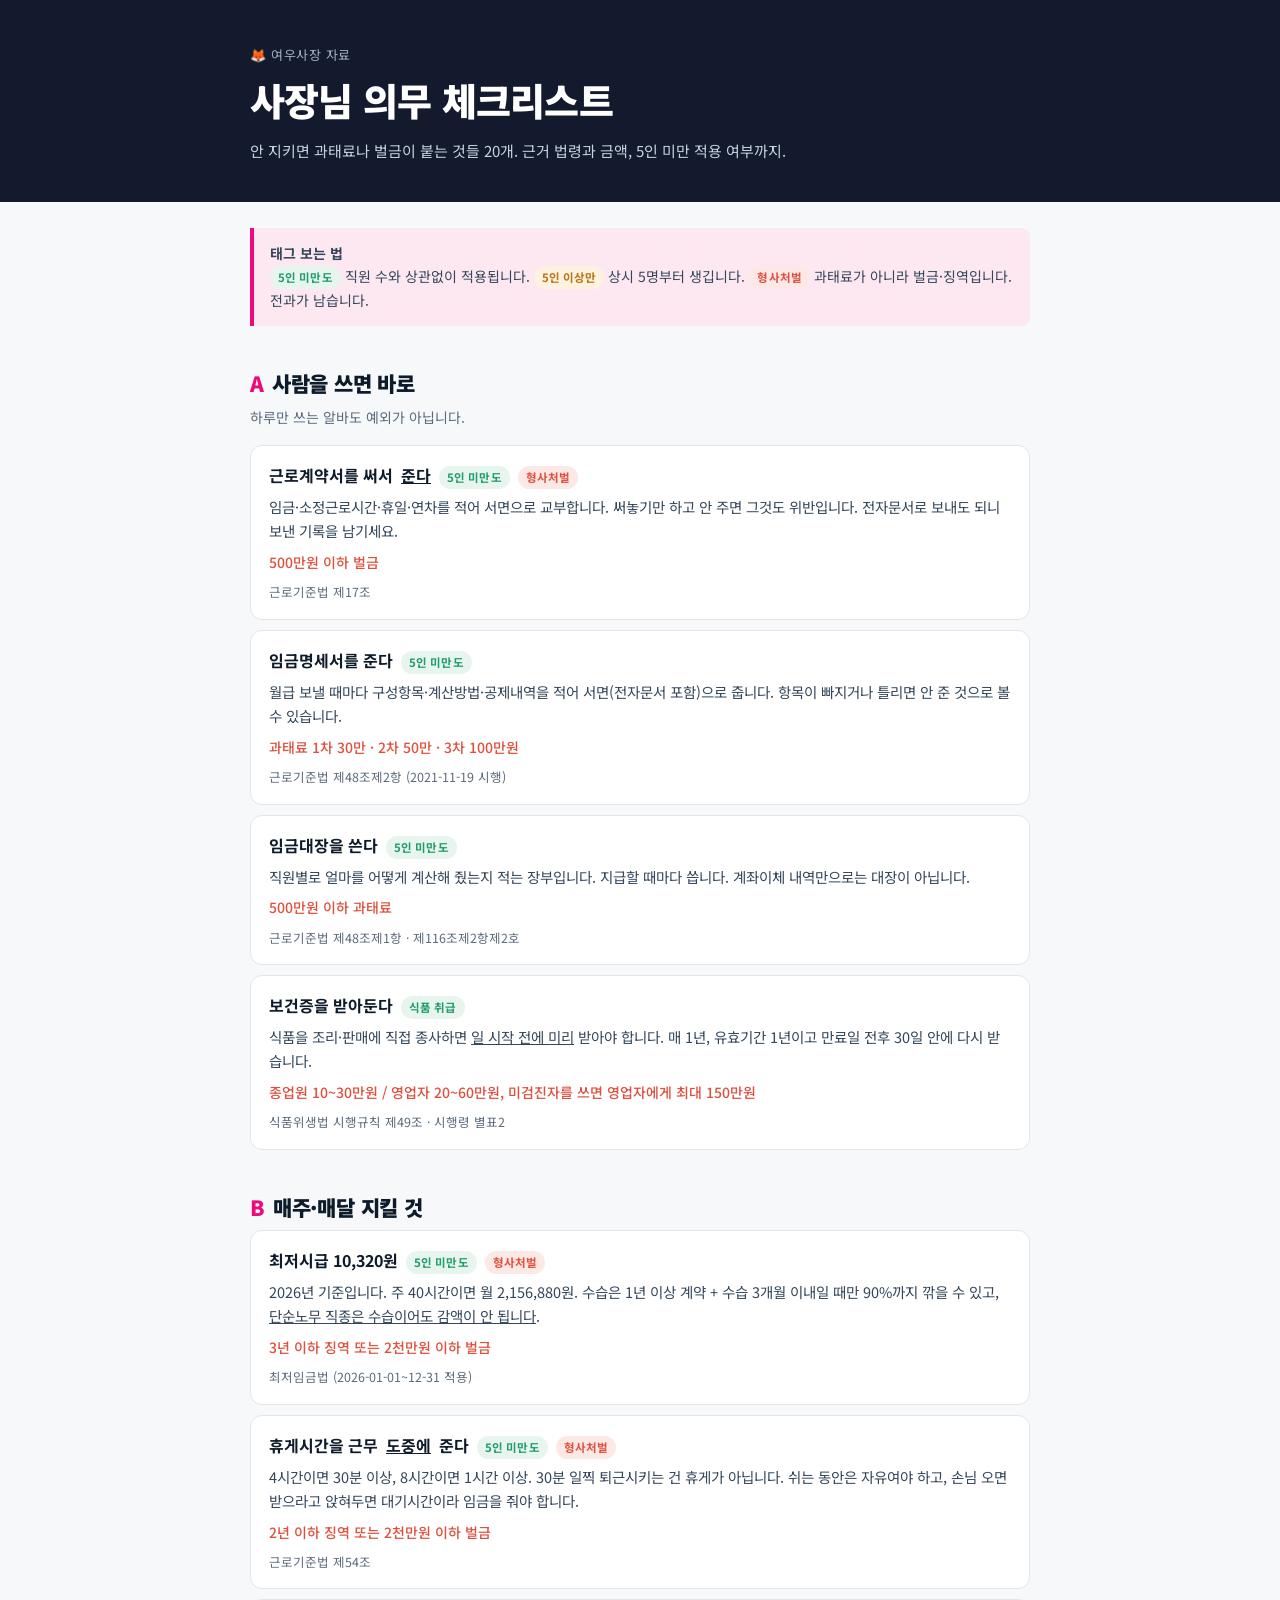
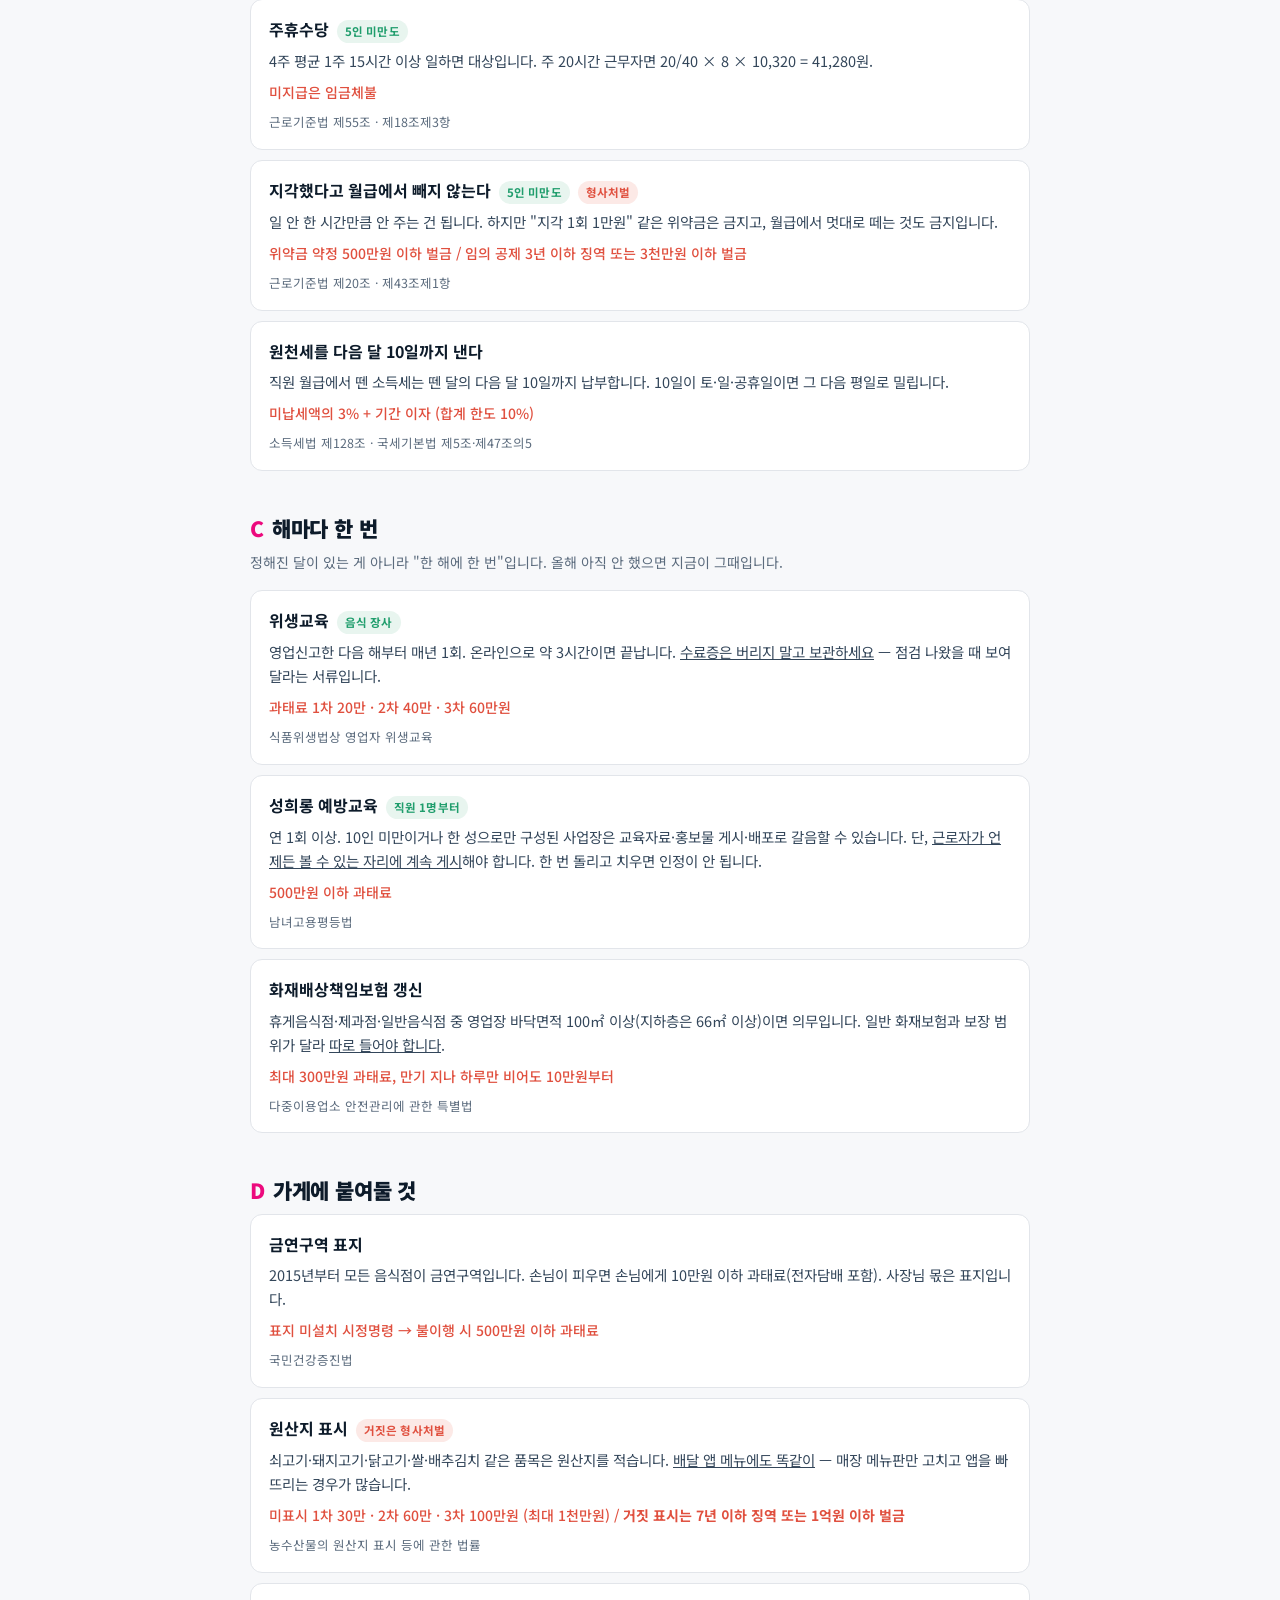
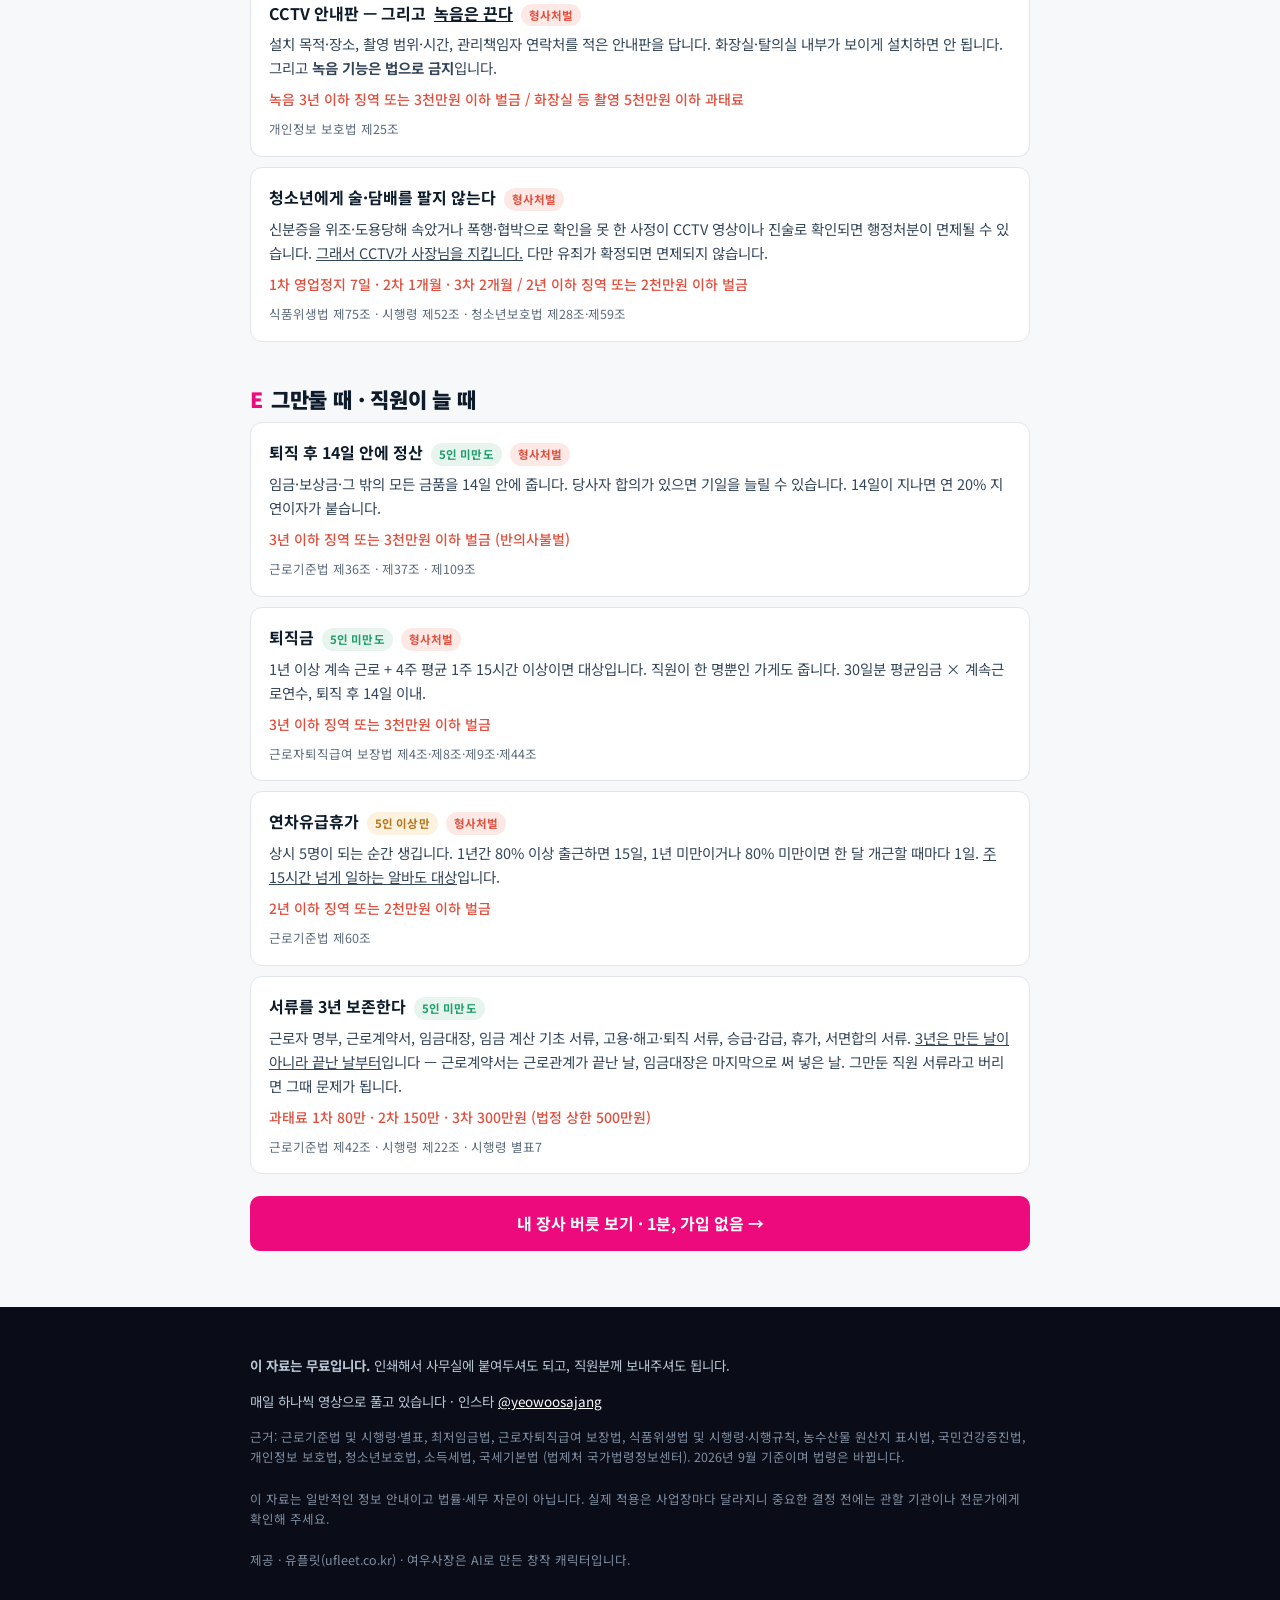
<file: fox/index.html>
<!doctype html>
<html lang="ko">
<head>
<meta charset="UTF-8" />
<meta name="viewport" content="width=device-width, initial-scale=1" />
<title>사장님 의무 체크리스트 — 안 하면 과태료 나오는 것들 | 여우사장</title>
<meta name="description" content="직원 쓰는 가게가 안 지키면 과태료·벌금이 붙는 항목 20개를 근거 법령과 금액까지 한 장에 모았습니다. 5인 미만 적용 여부도 표시했습니다." />
<meta property="og:title" content="사장님 의무 체크리스트 — 안 하면 과태료 나오는 것들" />
<meta property="og:description" content="근로계약서부터 CCTV 녹음까지 20개. 근거 법령과 과태료 금액, 5인 미만 적용 여부까지." />
<meta property="og:type" content="website" />
<meta name="theme-color" content="#141a2e" />
<link rel="icon" href="data:image/svg+xml,%3Csvg xmlns='http://www.w3.org/2000/svg' viewBox='0 0 64 64'%3E%3Crect width='64' height='64' rx='16' fill='%23141a2e'/%3E%3Ctext x='32' y='44' font-size='34' text-anchor='middle'%3E🦊%3C/text%3E%3C/svg%3E" />
<link rel="preconnect" href="https://fonts.googleapis.com" />
<link href="https://fonts.googleapis.com/css2?family=Noto+Sans+KR:wght@400;500;700;900&display=swap" rel="stylesheet" />
<style>
  :root{
    --accent:#ec0a7d; --accent-50:#fde8f1;
    --navy:#141a2e; --navy-deep:#0a0d18;
    --ink:#0d1b2a; --ink-soft:#33465a; --sub:#5b6b7d;
    --paper:#f7f8fa; --paper-2:#f0f1f4; --white:#fff;
    --line:#e2e5ea;
    --amber:#f2a93c; --green:#1f9d6c; --red:#e0503f;
  }
  *{box-sizing:border-box}
  body{margin:0;font-family:'Noto Sans KR',system-ui,sans-serif;color:var(--ink);background:var(--paper);line-height:1.65;-webkit-text-size-adjust:100%}
  .wrap{max-width:820px;margin:0 auto;padding:0 20px}

  header.top{background:var(--navy);color:#fff;padding:44px 0 38px}
  header.top .eyebrow{font-size:13px;letter-spacing:.04em;color:#9fb0c4;margin:0 0 10px}
  header.top h1{margin:0 0 14px;font-size:30px;line-height:1.3;font-weight:900;letter-spacing:-.02em}
  header.top p{margin:0;color:#c6d2df;font-size:15px}
  @media(min-width:640px){header.top h1{font-size:38px}}

  .note{background:var(--accent-50);border-left:4px solid var(--accent);padding:14px 16px;margin:26px 0;font-size:14px;color:var(--ink-soft);border-radius:0 8px 8px 0}

  h2{margin:40px 0 6px;font-size:21px;font-weight:900;letter-spacing:-.01em}
  h2 .n{color:var(--accent);margin-right:8px}
  .h2sub{margin:0 0 16px;color:var(--sub);font-size:14px}

  ul.items{list-style:none;margin:0;padding:0}
  li.item{background:#fff;border:1px solid var(--line);border-radius:12px;padding:16px 18px;margin-bottom:10px}
  li.item .ttl{display:flex;flex-wrap:wrap;align-items:baseline;gap:8px;font-weight:700;font-size:16px;margin-bottom:6px}
  li.item .what{margin:0 0 8px;color:var(--ink-soft);font-size:14.5px}
  li.item .pen{margin:0;font-size:14px;color:var(--red);font-weight:500}
  li.item .law{margin:8px 0 0;font-size:12.5px;color:var(--sub)}

  .tag{display:inline-block;font-size:11.5px;font-weight:700;padding:2px 8px;border-radius:999px;letter-spacing:.01em;white-space:nowrap}
  .tag.all{background:#e8f5ef;color:var(--green)}
  .tag.five{background:#fdf1e0;color:#b97516}
  .tag.crime{background:#fce9e6;color:var(--red)}

  .foot{background:var(--navy-deep);color:#b9c5d3;margin-top:56px;padding:34px 0 40px;font-size:13.5px}
  .foot a{color:#fff}
  .foot .src{color:#7f8da0;font-size:12.5px;margin-top:14px}
  .cta{display:block;background:var(--accent);color:#fff;text-decoration:none;font-weight:700;text-align:center;padding:14px 18px;border-radius:10px;margin:22px 0 6px}

  @media print{
    body{background:#fff}
    header.top{background:#fff;color:#000;padding:0 0 12px;border-bottom:2px solid #000}
    header.top h1{font-size:22px} header.top p,header.top .eyebrow{color:#444}
    .note,.cta{display:none}
    li.item{break-inside:avoid;border:1px solid #bbb;margin-bottom:6px;padding:10px 12px}
    .foot{background:#fff;color:#333;margin-top:20px;padding:12px 0 0;border-top:1px solid #bbb}
    h2{margin:18px 0 4px}
  }
</style>
</head>
<body>

<header class="top">
  <div class="wrap">
    <p class="eyebrow">🦊 여우사장 자료</p>
    <h1>사장님 의무 체크리스트</h1>
    <p>안 지키면 과태료나 벌금이 붙는 것들 20개. 근거 법령과 금액, 5인 미만 적용 여부까지.</p>
  </div>
</header>

<main class="wrap">

  <div class="note">
    <strong>태그 보는 법</strong><br />
    <span class="tag all">5인 미만도</span> 직원 수와 상관없이 적용됩니다.
    <span class="tag five">5인 이상만</span> 상시 5명부터 생깁니다.
    <span class="tag crime">형사처벌</span> 과태료가 아니라 벌금·징역입니다. 전과가 남습니다.
  </div>

  <h2><span class="n">A</span>사람을 쓰면 바로</h2>
  <p class="h2sub">하루만 쓰는 알바도 예외가 아닙니다.</p>
  <ul class="items">
    <li class="item">
      <div class="ttl">근로계약서를 써서 <u>준다</u> <span class="tag all">5인 미만도</span> <span class="tag crime">형사처벌</span></div>
      <p class="what">임금·소정근로시간·휴일·연차를 적어 서면으로 교부합니다. 써놓기만 하고 안 주면 그것도 위반입니다. 전자문서로 보내도 되니 보낸 기록을 남기세요.</p>
      <p class="pen">500만원 이하 벌금</p>
      <p class="law">근로기준법 제17조</p>
    </li>
    <li class="item">
      <div class="ttl">임금명세서를 준다 <span class="tag all">5인 미만도</span></div>
      <p class="what">월급 보낼 때마다 구성항목·계산방법·공제내역을 적어 서면(전자문서 포함)으로 줍니다. 항목이 빠지거나 틀리면 안 준 것으로 볼 수 있습니다.</p>
      <p class="pen">과태료 1차 30만 · 2차 50만 · 3차 100만원</p>
      <p class="law">근로기준법 제48조제2항 (2021-11-19 시행)</p>
    </li>
    <li class="item">
      <div class="ttl">임금대장을 쓴다 <span class="tag all">5인 미만도</span></div>
      <p class="what">직원별로 얼마를 어떻게 계산해 줬는지 적는 장부입니다. 지급할 때마다 씁니다. 계좌이체 내역만으로는 대장이 아닙니다.</p>
      <p class="pen">500만원 이하 과태료</p>
      <p class="law">근로기준법 제48조제1항 · 제116조제2항제2호</p>
    </li>
    <li class="item">
      <div class="ttl">보건증을 받아둔다 <span class="tag all">식품 취급</span></div>
      <p class="what">식품을 조리·판매에 직접 종사하면 <u>일 시작 전에 미리</u> 받아야 합니다. 매 1년, 유효기간 1년이고 만료일 전후 30일 안에 다시 받습니다.</p>
      <p class="pen">종업원 10~30만원 / 영업자 20~60만원, 미검진자를 쓰면 영업자에게 최대 150만원</p>
      <p class="law">식품위생법 시행규칙 제49조 · 시행령 별표2</p>
    </li>
  </ul>

  <h2><span class="n">B</span>매주·매달 지킬 것</h2>
  <ul class="items">
    <li class="item">
      <div class="ttl">최저시급 10,320원 <span class="tag all">5인 미만도</span> <span class="tag crime">형사처벌</span></div>
      <p class="what">2026년 기준입니다. 주 40시간이면 월 2,156,880원. 수습은 1년 이상 계약 + 수습 3개월 이내일 때만 90%까지 깎을 수 있고, <u>단순노무 직종은 수습이어도 감액이 안 됩니다</u>.</p>
      <p class="pen">3년 이하 징역 또는 2천만원 이하 벌금</p>
      <p class="law">최저임금법 (2026-01-01~12-31 적용)</p>
    </li>
    <li class="item">
      <div class="ttl">휴게시간을 근무 <u>도중에</u> 준다 <span class="tag all">5인 미만도</span> <span class="tag crime">형사처벌</span></div>
      <p class="what">4시간이면 30분 이상, 8시간이면 1시간 이상. 30분 일찍 퇴근시키는 건 휴게가 아닙니다. 쉬는 동안은 자유여야 하고, 손님 오면 받으라고 앉혀두면 대기시간이라 임금을 줘야 합니다.</p>
      <p class="pen">2년 이하 징역 또는 2천만원 이하 벌금</p>
      <p class="law">근로기준법 제54조</p>
    </li>
    <li class="item">
      <div class="ttl">주휴수당 <span class="tag all">5인 미만도</span></div>
      <p class="what">4주 평균 1주 15시간 이상 일하면 대상입니다. 주 20시간 근무자면 20/40 × 8 × 10,320 = 41,280원.</p>
      <p class="pen">미지급은 임금체불</p>
      <p class="law">근로기준법 제55조 · 제18조제3항</p>
    </li>
    <li class="item">
      <div class="ttl">지각했다고 월급에서 빼지 않는다 <span class="tag all">5인 미만도</span> <span class="tag crime">형사처벌</span></div>
      <p class="what">일 안 한 시간만큼 안 주는 건 됩니다. 하지만 "지각 1회 1만원" 같은 위약금은 금지고, 월급에서 멋대로 떼는 것도 금지입니다.</p>
      <p class="pen">위약금 약정 500만원 이하 벌금 / 임의 공제 3년 이하 징역 또는 3천만원 이하 벌금</p>
      <p class="law">근로기준법 제20조 · 제43조제1항</p>
    </li>
    <li class="item">
      <div class="ttl">원천세를 다음 달 10일까지 낸다</div>
      <p class="what">직원 월급에서 뗀 소득세는 뗀 달의 다음 달 10일까지 납부합니다. 10일이 토·일·공휴일이면 그 다음 평일로 밀립니다.</p>
      <p class="pen">미납세액의 3% + 기간 이자 (합계 한도 10%)</p>
      <p class="law">소득세법 제128조 · 국세기본법 제5조·제47조의5</p>
    </li>
  </ul>

  <h2><span class="n">C</span>해마다 한 번</h2>
  <p class="h2sub">정해진 달이 있는 게 아니라 "한 해에 한 번"입니다. 올해 아직 안 했으면 지금이 그때입니다.</p>
  <ul class="items">
    <li class="item">
      <div class="ttl">위생교육 <span class="tag all">음식 장사</span></div>
      <p class="what">영업신고한 다음 해부터 매년 1회. 온라인으로 약 3시간이면 끝납니다. <u>수료증은 버리지 말고 보관하세요</u> — 점검 나왔을 때 보여달라는 서류입니다.</p>
      <p class="pen">과태료 1차 20만 · 2차 40만 · 3차 60만원</p>
      <p class="law">식품위생법상 영업자 위생교육</p>
    </li>
    <li class="item">
      <div class="ttl">성희롱 예방교육 <span class="tag all">직원 1명부터</span></div>
      <p class="what">연 1회 이상. 10인 미만이거나 한 성으로만 구성된 사업장은 교육자료·홍보물 게시·배포로 갈음할 수 있습니다. 단, <u>근로자가 언제든 볼 수 있는 자리에 계속 게시</u>해야 합니다. 한 번 돌리고 치우면 인정이 안 됩니다.</p>
      <p class="pen">500만원 이하 과태료</p>
      <p class="law">남녀고용평등법</p>
    </li>
    <li class="item">
      <div class="ttl">화재배상책임보험 갱신</div>
      <p class="what">휴게음식점·제과점·일반음식점 중 영업장 바닥면적 100㎡ 이상(지하층은 66㎡ 이상)이면 의무입니다. 일반 화재보험과 보장 범위가 달라 <u>따로 들어야 합니다</u>.</p>
      <p class="pen">최대 300만원 과태료, 만기 지나 하루만 비어도 10만원부터</p>
      <p class="law">다중이용업소 안전관리에 관한 특별법</p>
    </li>
  </ul>

  <h2><span class="n">D</span>가게에 붙여둘 것</h2>
  <ul class="items">
    <li class="item">
      <div class="ttl">금연구역 표지</div>
      <p class="what">2015년부터 모든 음식점이 금연구역입니다. 손님이 피우면 손님에게 10만원 이하 과태료(전자담배 포함). 사장님 몫은 표지입니다.</p>
      <p class="pen">표지 미설치 시정명령 → 불이행 시 500만원 이하 과태료</p>
      <p class="law">국민건강증진법</p>
    </li>
    <li class="item">
      <div class="ttl">원산지 표시 <span class="tag crime">거짓은 형사처벌</span></div>
      <p class="what">쇠고기·돼지고기·닭고기·쌀·배추김치 같은 품목은 원산지를 적습니다. <u>배달 앱 메뉴에도 똑같이</u> — 매장 메뉴판만 고치고 앱을 빠뜨리는 경우가 많습니다.</p>
      <p class="pen">미표시 1차 30만 · 2차 60만 · 3차 100만원 (최대 1천만원) / <strong>거짓 표시는 7년 이하 징역 또는 1억원 이하 벌금</strong></p>
      <p class="law">농수산물의 원산지 표시 등에 관한 법률</p>
    </li>
    <li class="item">
      <div class="ttl">CCTV 안내판 — 그리고 <u>녹음은 끈다</u> <span class="tag crime">형사처벌</span></div>
      <p class="what">설치 목적·장소, 촬영 범위·시간, 관리책임자 연락처를 적은 안내판을 답니다. 화장실·탈의실 내부가 보이게 설치하면 안 됩니다. 그리고 <strong>녹음 기능은 법으로 금지</strong>입니다.</p>
      <p class="pen">녹음 3년 이하 징역 또는 3천만원 이하 벌금 / 화장실 등 촬영 5천만원 이하 과태료</p>
      <p class="law">개인정보 보호법 제25조</p>
    </li>
    <li class="item">
      <div class="ttl">청소년에게 술·담배를 팔지 않는다 <span class="tag crime">형사처벌</span></div>
      <p class="what">신분증을 위조·도용당해 속았거나 폭행·협박으로 확인을 못 한 사정이 CCTV 영상이나 진술로 확인되면 행정처분이 면제될 수 있습니다. <u>그래서 CCTV가 사장님을 지킵니다.</u> 다만 유죄가 확정되면 면제되지 않습니다.</p>
      <p class="pen">1차 영업정지 7일 · 2차 1개월 · 3차 2개월 / 2년 이하 징역 또는 2천만원 이하 벌금</p>
      <p class="law">식품위생법 제75조 · 시행령 제52조 · 청소년보호법 제28조·제59조</p>
    </li>
  </ul>

  <h2><span class="n">E</span>그만둘 때 · 직원이 늘 때</h2>
  <ul class="items">
    <li class="item">
      <div class="ttl">퇴직 후 14일 안에 정산 <span class="tag all">5인 미만도</span> <span class="tag crime">형사처벌</span></div>
      <p class="what">임금·보상금·그 밖의 모든 금품을 14일 안에 줍니다. 당사자 합의가 있으면 기일을 늘릴 수 있습니다. 14일이 지나면 연 20% 지연이자가 붙습니다.</p>
      <p class="pen">3년 이하 징역 또는 3천만원 이하 벌금 (반의사불벌)</p>
      <p class="law">근로기준법 제36조 · 제37조 · 제109조</p>
    </li>
    <li class="item">
      <div class="ttl">퇴직금 <span class="tag all">5인 미만도</span> <span class="tag crime">형사처벌</span></div>
      <p class="what">1년 이상 계속 근로 + 4주 평균 1주 15시간 이상이면 대상입니다. 직원이 한 명뿐인 가게도 줍니다. 30일분 평균임금 × 계속근로연수, 퇴직 후 14일 이내.</p>
      <p class="pen">3년 이하 징역 또는 3천만원 이하 벌금</p>
      <p class="law">근로자퇴직급여 보장법 제4조·제8조·제9조·제44조</p>
    </li>
    <li class="item">
      <div class="ttl">연차유급휴가 <span class="tag five">5인 이상만</span> <span class="tag crime">형사처벌</span></div>
      <p class="what">상시 5명이 되는 순간 생깁니다. 1년간 80% 이상 출근하면 15일, 1년 미만이거나 80% 미만이면 한 달 개근할 때마다 1일. <u>주 15시간 넘게 일하는 알바도 대상</u>입니다.</p>
      <p class="pen">2년 이하 징역 또는 2천만원 이하 벌금</p>
      <p class="law">근로기준법 제60조</p>
    </li>
    <li class="item">
      <div class="ttl">서류를 3년 보존한다 <span class="tag all">5인 미만도</span></div>
      <p class="what">근로자 명부, 근로계약서, 임금대장, 임금 계산 기초 서류, 고용·해고·퇴직 서류, 승급·감급, 휴가, 서면합의 서류. <u>3년은 만든 날이 아니라 끝난 날부터</u>입니다 — 근로계약서는 근로관계가 끝난 날, 임금대장은 마지막으로 써 넣은 날. 그만둔 직원 서류라고 버리면 그때 문제가 됩니다.</p>
      <p class="pen">과태료 1차 80만 · 2차 150만 · 3차 300만원 (법정 상한 500만원)</p>
      <p class="law">근로기준법 제42조 · 시행령 제22조 · 시행령 별표7</p>
    </li>
  </ul>

  <a class="cta" href="https://ufleet.co.kr/bok/?ref=fox_checklist">내 장사 버릇 보기 · 1분, 가입 없음 →</a>

</main>

<footer class="foot">
  <div class="wrap">
    <p><strong>이 자료는 무료입니다.</strong> 인쇄해서 사무실에 붙여두셔도 되고, 직원분께 보내주셔도 됩니다.</p>
    <p style="margin-top:14px">매일 하나씩 영상으로 풀고 있습니다 · 인스타 <a href="https://www.instagram.com/yeowoosajang/">@yeowoosajang</a></p>
    <p class="src">
      근거: 근로기준법 및 시행령·별표, 최저임금법, 근로자퇴직급여 보장법, 식품위생법 및 시행령·시행규칙,
      농수산물 원산지 표시법, 국민건강증진법, 개인정보 보호법, 청소년보호법, 소득세법, 국세기본법 (법제처 국가법령정보센터).
      2026년 9월 기준이며 법령은 바뀝니다.<br /><br />
      이 자료는 일반적인 정보 안내이고 법률·세무 자문이 아닙니다. 실제 적용은 사업장마다 달라지니
      중요한 결정 전에는 관할 기관이나 전문가에게 확인해 주세요.<br /><br />
      제공 · 유플릿(ufleet.co.kr) · 여우사장은 AI로 만든 창작 캐릭터입니다.
    </p>
  </div>
</footer>

</body>
</html>
</file>
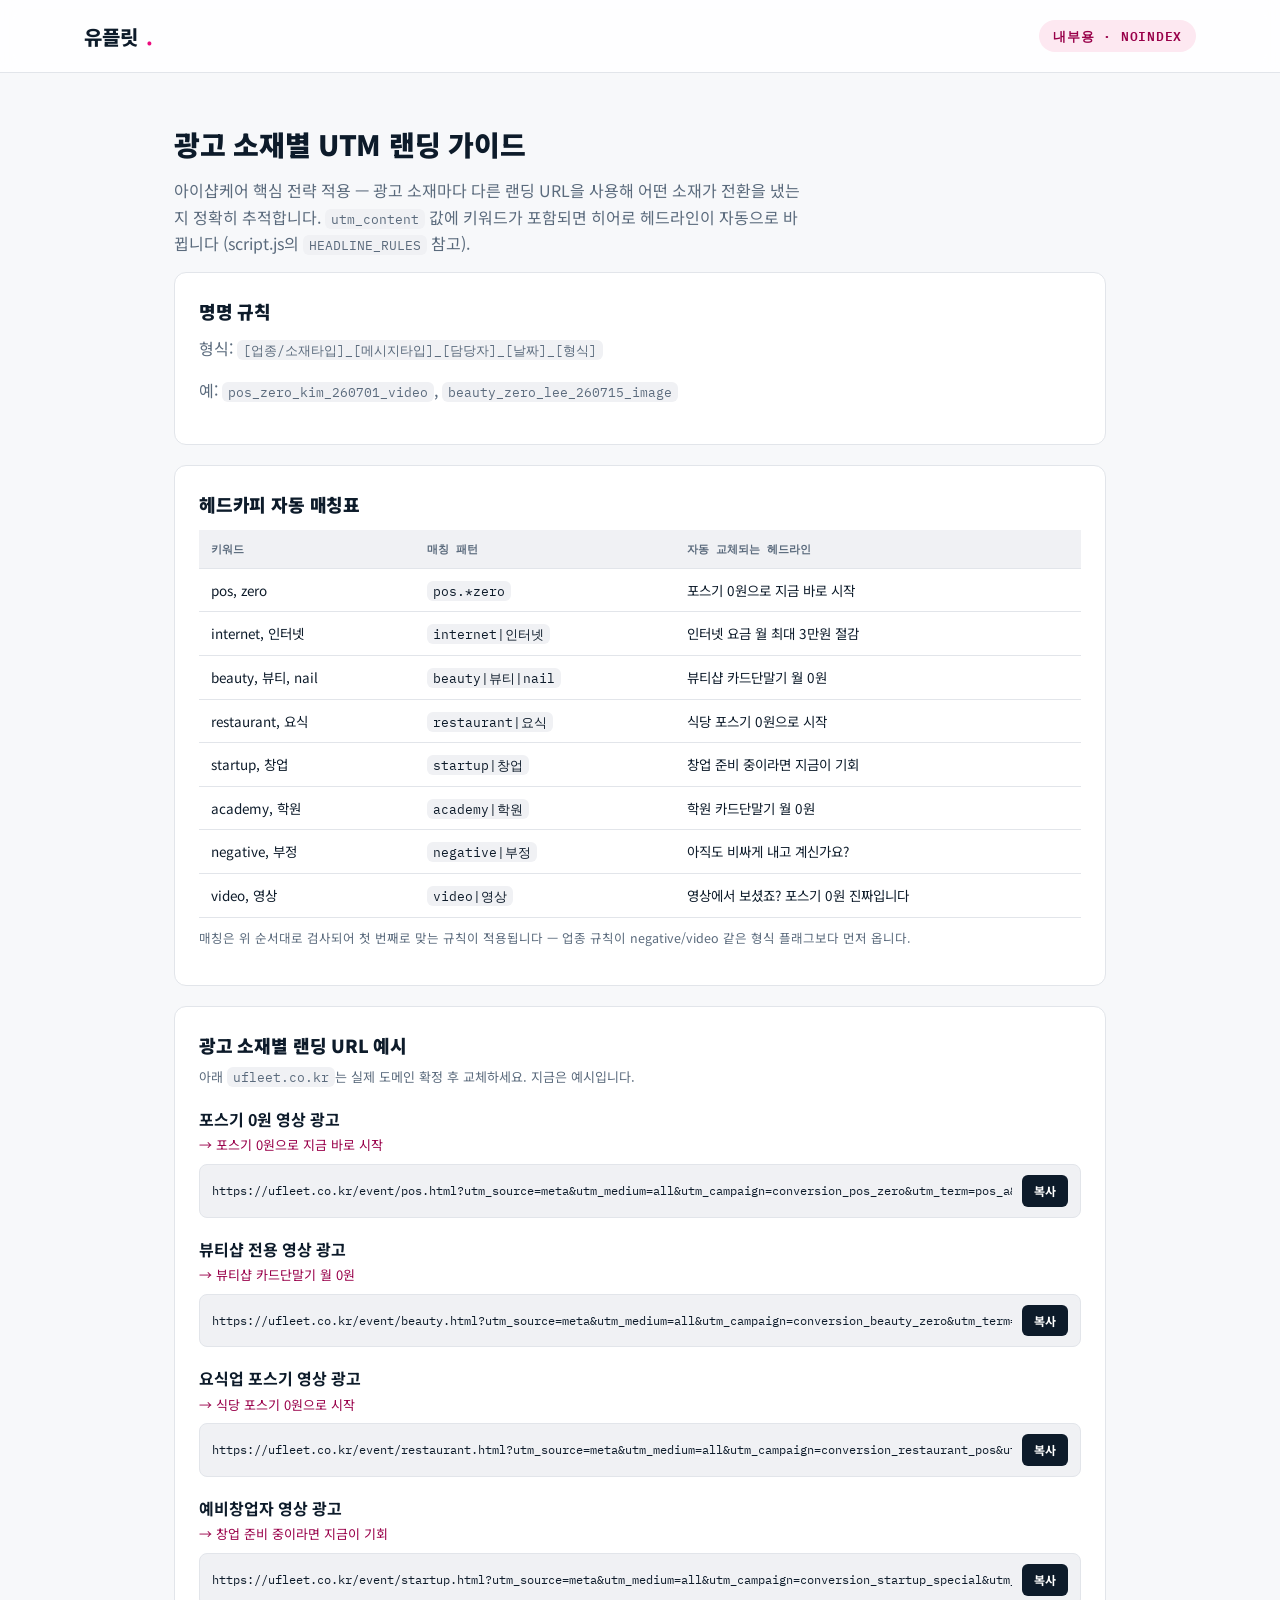
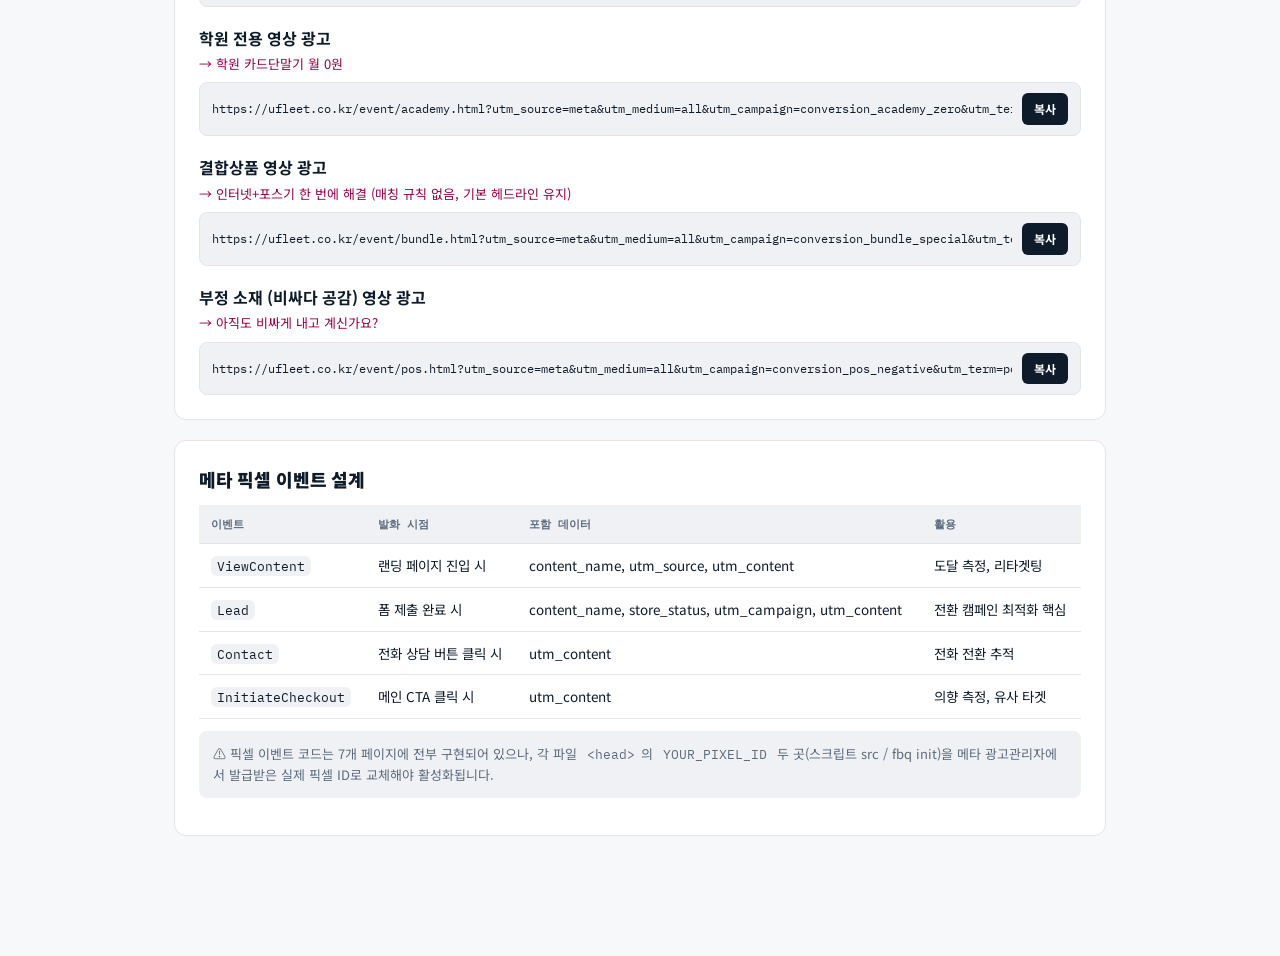
<file: admin/utm-guide.html>
<!doctype html>
<html lang="ko">
<head>
<meta charset="UTF-8" />
<meta name="viewport" content="width=device-width, initial-scale=1" />
<title>광고 UTM 랜딩 가이드 | 유플릿 (내부용)</title>
<meta name="robots" content="noindex, nofollow" />
<link rel="preconnect" href="https://fonts.googleapis.com" />
<link href="https://fonts.googleapis.com/css2?family=Noto+Sans+KR:wght@400;500;700;900&family=IBM+Plex+Mono:wght@500;600;700&display=swap" rel="stylesheet" />
<link rel="stylesheet" href="../styles.css" />
<style>
  .guide-wrap { max-width: 980px; margin: 0 auto; padding: 48px 24px 100px; }
  .guide-card { background:#fff; border:1px solid var(--line); border-radius: var(--radius-lg); padding:24px; margin-bottom:20px; }
  .guide-table { width:100%; border-collapse:collapse; font-size:13.5px; }
  .guide-table th, .guide-table td { padding:10px 12px; border-bottom:1px solid var(--line); text-align:left; vertical-align:top; }
  .guide-table thead th { font-family:var(--font-mono); font-size:11px; text-transform:uppercase; color:var(--sub); background:var(--paper-2); }
  code.k { font-family:var(--font-mono); background:var(--paper-2); padding:2px 6px; border-radius:6px; font-size:12.5px; }
  .url-row { display:flex; align-items:center; gap:10px; background:var(--paper-2); border:1px solid var(--line); border-radius:8px; padding:10px 12px; margin-top:8px; }
  .url-row code { flex:1; font-family:var(--font-mono); font-size:12px; overflow-x:auto; white-space:nowrap; }
  .copy-btn { flex-shrink:0; background:var(--ink); color:#fff; border:none; border-radius:6px; padding:6px 12px; font-size:12px; font-weight:700; cursor:pointer; }
  .copy-btn:hover { background: var(--accent-700); }
  .seg-title { font-weight:700; margin-top:18px; }
  .seg-headline { color: var(--accent-700); font-size: 13px; margin-top:2px; }
</style>
</head>
<body>

<header class="site-header">
  <div class="wrap">
    <a href="../index.html" class="logo">유플릿<span class="dot">.</span></a>
    <span class="eyebrow">내부용 · noindex</span>
  </div>
</header>

<main class="guide-wrap">
  <h1 style="font-size:28px">광고 소재별 UTM 랜딩 가이드</h1>
  <p style="margin-top:10px;color:var(--sub);max-width:70ch">
    아이샵케어 핵심 전략 적용 — 광고 소재마다 다른 랜딩 URL을 사용해 어떤 소재가 전환을 냈는지 정확히 추적합니다.
    <code class="k">utm_content</code> 값에 키워드가 포함되면 히어로 헤드라인이 자동으로 바뀝니다 (script.js의
    <code class="k">HEADLINE_RULES</code> 참고).
  </p>

  <div class="guide-card">
    <h2 style="font-size:18px">명명 규칙</h2>
    <p style="margin-top:8px;color:var(--sub)">형식: <code class="k">[업종/소재타입]_[메시지타입]_[담당자]_[날짜]_[형식]</code></p>
    <p style="margin-top:6px;color:var(--sub)">예: <code class="k">pos_zero_kim_260701_video</code>, <code class="k">beauty_zero_lee_260715_image</code></p>
  </div>

  <div class="guide-card">
    <h2 style="font-size:18px">헤드카피 자동 매칭표</h2>
    <div style="overflow-x:auto;margin-top:10px">
      <table class="guide-table">
        <thead><tr><th>키워드</th><th>매칭 패턴</th><th>자동 교체되는 헤드라인</th></tr></thead>
        <tbody>
          <tr><td>pos, zero</td><td><code class="k">pos.*zero</code></td><td>포스기 0원으로 지금 바로 시작</td></tr>
          <tr><td>internet, 인터넷</td><td><code class="k">internet|인터넷</code></td><td>인터넷 요금 월 최대 3만원 절감</td></tr>
          <tr><td>beauty, 뷰티, nail</td><td><code class="k">beauty|뷰티|nail</code></td><td>뷰티샵 카드단말기 월 0원</td></tr>
          <tr><td>restaurant, 요식</td><td><code class="k">restaurant|요식</code></td><td>식당 포스기 0원으로 시작</td></tr>
          <tr><td>startup, 창업</td><td><code class="k">startup|창업</code></td><td>창업 준비 중이라면 지금이 기회</td></tr>
          <tr><td>academy, 학원</td><td><code class="k">academy|학원</code></td><td>학원 카드단말기 월 0원</td></tr>
          <tr><td>negative, 부정</td><td><code class="k">negative|부정</code></td><td>아직도 비싸게 내고 계신가요?</td></tr>
          <tr><td>video, 영상</td><td><code class="k">video|영상</code></td><td>영상에서 보셨죠? 포스기 0원 진짜입니다</td></tr>
        </tbody>
      </table>
    </div>
    <p style="margin-top:10px;font-size:12.5px;color:var(--sub)">매칭은 위 순서대로 검사되어 첫 번째로 맞는 규칙이 적용됩니다 — 업종 규칙이 negative/video 같은 형식 플래그보다 먼저 옵니다.</p>
  </div>

  <div class="guide-card">
    <h2 style="font-size:18px">광고 소재별 랜딩 URL 예시</h2>
    <p style="margin-top:6px;color:var(--sub);font-size:13px">아래 <code class="k">ufleet.co.kr</code>는 실제 도메인 확정 후 교체하세요. 지금은 예시입니다.</p>

    <div class="seg-title">포스기 0원 영상 광고</div>
    <div class="seg-headline">→ 포스기 0원으로 지금 바로 시작</div>
    <div class="url-row"><code id="u1">https://ufleet.co.kr/event/pos.html?utm_source=meta&utm_medium=all&utm_campaign=conversion_pos_zero&utm_term=pos_a&utm_content=pos_zero_kim_260701_video</code><button class="copy-btn" onclick="copyUrl('u1')">복사</button></div>

    <div class="seg-title">뷰티샵 전용 영상 광고</div>
    <div class="seg-headline">→ 뷰티샵 카드단말기 월 0원</div>
    <div class="url-row"><code id="u2">https://ufleet.co.kr/event/beauty.html?utm_source=meta&utm_medium=all&utm_campaign=conversion_beauty_zero&utm_term=beauty_a&utm_content=beauty_zero_kim_260701_video</code><button class="copy-btn" onclick="copyUrl('u2')">복사</button></div>

    <div class="seg-title">요식업 포스기 영상 광고</div>
    <div class="seg-headline">→ 식당 포스기 0원으로 시작</div>
    <div class="url-row"><code id="u3">https://ufleet.co.kr/event/restaurant.html?utm_source=meta&utm_medium=all&utm_campaign=conversion_restaurant_pos&utm_term=restaurant_a&utm_content=restaurant_pos_kim_260701_video</code><button class="copy-btn" onclick="copyUrl('u3')">복사</button></div>

    <div class="seg-title">예비창업자 영상 광고</div>
    <div class="seg-headline">→ 창업 준비 중이라면 지금이 기회</div>
    <div class="url-row"><code id="u4">https://ufleet.co.kr/event/startup.html?utm_source=meta&utm_medium=all&utm_campaign=conversion_startup_special&utm_term=startup_a&utm_content=startup_zero_kim_260701_video</code><button class="copy-btn" onclick="copyUrl('u4')">복사</button></div>

    <div class="seg-title">학원 전용 영상 광고</div>
    <div class="seg-headline">→ 학원 카드단말기 월 0원</div>
    <div class="url-row"><code id="u5">https://ufleet.co.kr/event/academy.html?utm_source=meta&utm_medium=all&utm_campaign=conversion_academy_zero&utm_term=academy_a&utm_content=academy_zero_kim_260701_video</code><button class="copy-btn" onclick="copyUrl('u5')">복사</button></div>

    <div class="seg-title">결합상품 영상 광고</div>
    <div class="seg-headline">→ 인터넷+포스기 한 번에 해결 (매칭 규칙 없음, 기본 헤드라인 유지)</div>
    <div class="url-row"><code id="u6">https://ufleet.co.kr/event/bundle.html?utm_source=meta&utm_medium=all&utm_campaign=conversion_bundle_special&utm_term=bundle_a&utm_content=bundle_combo_kim_260701_video</code><button class="copy-btn" onclick="copyUrl('u6')">복사</button></div>

    <div class="seg-title">부정 소재 (비싸다 공감) 영상 광고</div>
    <div class="seg-headline">→ 아직도 비싸게 내고 계신가요?</div>
    <div class="url-row"><code id="u7">https://ufleet.co.kr/event/pos.html?utm_source=meta&utm_medium=all&utm_campaign=conversion_pos_negative&utm_term=pos_neg_a&utm_content=pos_negative_kim_260701_video</code><button class="copy-btn" onclick="copyUrl('u7')">복사</button></div>
  </div>

  <div class="guide-card">
    <h2 style="font-size:18px">메타 픽셀 이벤트 설계</h2>
    <div style="overflow-x:auto;margin-top:10px">
      <table class="guide-table">
        <thead><tr><th>이벤트</th><th>발화 시점</th><th>포함 데이터</th><th>활용</th></tr></thead>
        <tbody>
          <tr><td><code class="k">ViewContent</code></td><td>랜딩 페이지 진입 시</td><td>content_name, utm_source, utm_content</td><td>도달 측정, 리타겟팅</td></tr>
          <tr><td><code class="k">Lead</code></td><td>폼 제출 완료 시</td><td>content_name, store_status, utm_campaign, utm_content</td><td>전환 캠페인 최적화 핵심</td></tr>
          <tr><td><code class="k">Contact</code></td><td>전화 상담 버튼 클릭 시</td><td>utm_content</td><td>전화 전환 추적</td></tr>
          <tr><td><code class="k">InitiateCheckout</code></td><td>메인 CTA 클릭 시</td><td>utm_content</td><td>의향 측정, 유사 타겟</td></tr>
        </tbody>
      </table>
    </div>
    <p style="margin-top:12px;padding:12px 14px;background:var(--paper-2);border-radius:8px;font-size:13px;color:var(--sub)">
      ⚠️ 픽셀 이벤트 코드는 7개 페이지에 전부 구현되어 있으나, 각 파일 <code class="k">&lt;head&gt;</code>의
      <code class="k">YOUR_PIXEL_ID</code> 두 곳(스크립트 src / fbq init)을 메타 광고관리자에서 발급받은 실제 픽셀 ID로 교체해야 활성화됩니다.
    </p>
  </div>
</main>

<script>
function copyUrl(id) {
  const text = document.getElementById(id).textContent;
  navigator.clipboard.writeText(text).then(() => {
    const btn = event.target;
    const original = btn.textContent;
    btn.textContent = "복사됨!";
    setTimeout(() => { btn.textContent = original; }, 1200);
  });
}
</script>
</body>
</html>
</file>
<file: styles.css>
/* ============================================================
   유플릿 (Ufleet) — 디자인 시스템
   힉스필드/외부 플랫폼 없이 순수 정적 HTML/CSS/JS로 제작.
   ============================================================ */

:root {
  /* palette — 유플릿 실제 브랜드 컬러(#E60073, LG U+ 공식 마젠타) 기준 */
  --ink: #0d1b2a;
  --navy: #141a2e;
  --navy-deep: #0a0d18;
  --ink-soft: #33465a;
  --sub: #5b6b7d;
  --paper: #f7f8fa;
  --paper-2: #f0f1f4;
  --white: #ffffff;
  --line: #e2e5ea;

  --accent: #ec0a7d;
  --accent-600: #c2005f;
  --accent-700: #99004a;
  --accent-50: #fde8f1;
  --accent-100: #fbd0e3;

  --amber: #f2a93c;
  --amber-ink: #8a5a10;
  --green: #1f9d6c;
  --red: #e0503f;

  /* Tailwind 기본 shadow/radius 스케일 — 마누스 실측값과 동일 */
  --shadow-sm: 0 1px 3px 0 rgba(0, 0, 0, 0.1), 0 1px 2px -1px rgba(0, 0, 0, 0.1);
  --shadow-md: 0 4px 6px -1px rgba(0, 0, 0, 0.1), 0 2px 4px -2px rgba(0, 0, 0, 0.1);
  --shadow-lg: 0 10px 15px -3px rgba(0, 0, 0, 0.1), 0 4px 6px -4px rgba(0, 0, 0, 0.1);
  --shadow-xl: 0 20px 25px -5px rgba(0, 0, 0, 0.1), 0 8px 10px -6px rgba(0, 0, 0, 0.1);
  --shadow-accent: 0 10px 15px -3px rgba(230, 0, 115, 0.25), 0 4px 6px -4px rgba(230, 0, 115, 0.2);

  --radius-sm: 6px;
  --radius-md: 8px;
  --radius-lg: 12px;
  --radius-xl: 16px;
  --radius-pill: 999px;

  --font-kr: "Noto Sans KR", "Apple SD Gothic Neo", "Malgun Gothic", sans-serif;
  --font-display: "Noto Sans KR", var(--font-kr);
  --font-mono: "IBM Plex Mono", ui-monospace, monospace;

  --container: 1160px;
}

* {
  box-sizing: border-box;
}

/* Fluent 3D emoji illustrations (replaces plain unicode emoji site-wide) */
.femoji {
  display: inline-block;
  width: 1.35em;
  height: 1.35em;
  object-fit: contain;
  vertical-align: -0.3em;
}
.femoji-lg {
  width: 40px;
  height: 40px;
  vertical-align: middle;
}
.femoji-xl {
  width: 56px;
  height: 56px;
}
html {
  scroll-behavior: smooth;
}
@media (prefers-reduced-motion: reduce) {
  html {
    scroll-behavior: auto;
  }
  *,
  *::before,
  *::after {
    animation-duration: 0.001ms !important;
    transition-duration: 0.001ms !important;
    scroll-behavior: auto !important;
  }
}

body {
  margin: 0;
  font-family: var(--font-kr);
  color: var(--ink);
  background: var(--paper);
  -webkit-font-smoothing: antialiased;
  line-height: 1.65;
}

img {
  max-width: 100%;
  display: block;
}
a {
  color: inherit;
  text-decoration: none;
}
ul {
  margin: 0;
  padding: 0;
  list-style: none;
}
button {
  font: inherit;
  cursor: pointer;
}

.wrap {
  max-width: var(--container);
  margin: 0 auto;
  padding: 0 24px;
}

.section {
  padding: 88px 0;
}
.section--tight {
  padding: 56px 0;
}
@media (max-width: 720px) {
  .section {
    padding: 60px 0;
  }
}

.eyebrow {
  display: inline-flex;
  align-items: center;
  gap: 8px;
  font-family: var(--font-mono);
  font-size: 12.5px;
  font-weight: 600;
  letter-spacing: 0.06em;
  text-transform: uppercase;
  color: var(--accent-700);
  background: var(--accent-50);
  padding: 6px 14px;
  border-radius: var(--radius-pill);
}
.eyebrow--dark {
  color: #cfe0ff;
  background: rgba(255, 255, 255, 0.1);
}

h1,
h2,
h3 {
  font-weight: 900;
  letter-spacing: -0.01em;
  margin: 0;
  word-break: keep-all;
}
h2 {
  font-size: clamp(26px, 3.4vw, 38px);
}
.section-head {
  max-width: 640px;
  margin-bottom: 44px;
}
.section-head p {
  margin-top: 12px;
  color: var(--sub);
  font-size: 16px;
}
.section-head.center {
  margin-left: auto;
  margin-right: auto;
  text-align: center;
}

.num {
  font-family: var(--font-mono);
  font-variant-numeric: tabular-nums;
}

/* ---------- buttons (bespoke, each its own identity) ---------- */
.btn {
  display: inline-flex;
  align-items: center;
  justify-content: center;
  gap: 8px;
  font-weight: 700;
  font-size: 15px;
  border: none;
  cursor: pointer;
  transition:
    transform 0.15s ease,
    box-shadow 0.15s ease,
    background 0.15s ease,
    border-color 0.15s ease;
}
.btn-primary {
  background: var(--accent);
  color: #fff;
  padding: 15px 26px;
  border-radius: var(--radius-md);
  box-shadow: var(--shadow-accent);
}
.btn-primary:hover {
  background: var(--accent-600);
  transform: translateY(-2px);
}
.btn-primary:active {
  transform: translateY(0);
  box-shadow: var(--shadow-sm);
}
.btn-ghost {
  background: #fff;
  color: var(--ink);
  padding: 14px 22px;
  border-radius: var(--radius-md);
  border: 1.5px solid var(--line);
}
.btn-ghost:hover {
  border-color: var(--accent);
  color: var(--accent-700);
}
.btn-underline {
  position: relative;
  padding-bottom: 3px;
  font-weight: 700;
  color: var(--accent-700);
  border-bottom: 2px solid var(--accent);
}
.btn-underline::after {
  content: "";
  position: absolute;
  left: 0;
  bottom: -2px;
  height: 2px;
  width: 0;
  background: var(--accent-700);
  transition: width 0.2s ease;
}
.btn-underline:hover::after {
  width: 100%;
}
.btn-nav {
  background: var(--accent);
  color: #fff;
  padding: 10px 18px;
  border-radius: var(--radius-pill);
  font-size: 14px;
}
.btn-nav:hover {
  background: var(--accent-600);
}
.btn-form {
  width: 100%;
  background: linear-gradient(135deg, var(--accent), var(--accent-700));
  color: #fff;
  padding: 16px;
  border-radius: var(--radius-md);
  font-size: 16px;
  box-shadow: var(--shadow-accent);
}
.btn-form:hover {
  filter: brightness(1.05);
}
.btn-form:active {
  transform: translateY(1px);
}
.btn-form:disabled {
  opacity: 0.6;
  cursor: default;
}

/* ---------- top promo bar ---------- */
.promo-bar {
  background: linear-gradient(90deg, var(--accent-700), var(--accent));
  color: #fff;
  text-align: center;
  padding: 10px 16px;
  font-size: 13.5px;
  font-weight: 600;
}
.promo-bar a {
  text-decoration: underline;
  text-underline-offset: 3px;
  font-weight: 800;
  margin-left: 6px;
  white-space: nowrap;
}

/* ---------- header ---------- */
.site-header {
  position: sticky;
  top: 0;
  z-index: 40;
  background: rgba(255, 255, 255, 0.85);
  backdrop-filter: blur(10px);
  border-bottom: 1px solid var(--line);
}
.site-header .wrap {
  height: 72px;
  display: flex;
  align-items: center;
  justify-content: space-between;
}
.logo {
  display: flex;
  align-items: center;
  gap: 8px;
  font-weight: 800;
  font-size: 20px;
  color: var(--ink);
}
.logo .dot {
  color: var(--accent);
}
.nav-links {
  display: none;
  gap: 32px;
  font-weight: 600;
  font-size: 14.5px;
  color: var(--sub);
}
.nav-links a:hover {
  color: var(--ink);
}
@media (min-width: 860px) {
  .nav-links {
    display: flex;
  }
}
.header-cta {
  display: flex;
  align-items: center;
  gap: 14px;
}
.header-phone {
  display: none;
  font-family: var(--font-mono);
  font-weight: 700;
  font-size: 14px;
  color: var(--accent-700);
}
@media (min-width: 640px) {
  .header-phone {
    display: block;
  }
}

/* ---------- ticker ---------- */
.ticker {
  background: var(--ink);
  color: #fff;
  overflow: hidden;
  white-space: nowrap;
  padding: 11px 0;
}
.ticker-track {
  display: inline-flex;
  gap: 40px;
  animation: ticker 28s linear infinite;
  padding-right: 40px;
}
.ticker span {
  font-size: 13.5px;
  font-weight: 600;
  color: rgba(255, 255, 255, 0.85);
  display: inline-flex;
  align-items: center;
  gap: 8px;
}
@keyframes ticker {
  from {
    transform: translateX(0);
  }
  to {
    transform: translateX(-50%);
  }
}

/* ---------- hero ---------- */
.hero {
  position: relative;
  background: var(--navy);
  overflow: hidden;
}
.hero-badge {
  display: inline-flex;
  align-items: center;
  gap: 8px;
  background: rgba(255, 255, 255, 0.08);
  border: 1px solid rgba(255, 255, 255, 0.16);
  color: #fff;
  font-size: 13px;
  font-weight: 700;
  padding: 7px 16px 7px 8px;
  border-radius: var(--radius-pill);
}
.hero-badge .mark {
  background: var(--accent);
  color: #fff;
  width: 22px;
  height: 22px;
  border-radius: 50%;
  display: grid;
  place-items: center;
  font-size: 12px;
  font-weight: 900;
}
.hero-price-line {
  display: flex;
  align-items: center;
  gap: 14px;
  margin-top: 10px;
}
.hero-price-line .big {
  font-size: clamp(32px, 4.5vw, 48px);
  font-weight: 900;
  color: var(--accent);
}
.hero-price-line .pill {
  background: #fff;
  color: var(--navy);
  font-size: 13px;
  font-weight: 800;
  padding: 6px 14px;
  border-radius: var(--radius-pill);
  white-space: nowrap;
}
.hero-ghost-badges {
  display: flex;
  flex-wrap: wrap;
  gap: 10px;
  margin-top: 22px;
}
.hero-ghost-badges span {
  display: inline-flex;
  align-items: center;
  gap: 7px;
  background: rgba(255, 255, 255, 0.06);
  border: 1px solid rgba(255, 255, 255, 0.14);
  color: rgba(255, 255, 255, 0.9);
  font-size: 13px;
  font-weight: 600;
  padding: 8px 14px;
  border-radius: var(--radius-pill);
}
.hero-ghost-badges img {
  width: 18px;
  height: 18px;
}
.hero-avatars {
  display: flex;
  align-items: center;
  gap: 10px;
  margin-top: 26px;
  color: rgba(255, 255, 255, 0.75);
  font-size: 14px;
}
.hero-avatars .stack {
  display: flex;
}
.hero-avatars .stack span {
  width: 28px;
  height: 28px;
  border-radius: 50%;
  background: var(--accent-50);
  border: 2px solid var(--navy);
  margin-left: -8px;
  display: grid;
  place-items: center;
  font-size: 13px;
}
.hero-avatars .stack span:first-child {
  margin-left: 0;
}
.hero-avatars b {
  color: #fff;
}
.hero-image-placeholder {
  border-radius: var(--radius-xl);
  border: 1px dashed rgba(255, 255, 255, 0.2);
  background: rgba(255, 255, 255, 0.04);
  min-height: 360px;
  display: grid;
  place-items: center;
  color: rgba(255, 255, 255, 0.35);
  font-size: 14px;
}
.hero .wrap {
  display: grid;
  grid-template-columns: 1fr;
  gap: 48px;
  padding-top: 76px;
  padding-bottom: 76px;
}
@media (min-width: 900px) {
  .hero .wrap {
    grid-template-columns: 1.05fr 0.95fr;
    align-items: center;
  }
}
.hero h1 {
  margin-top: 18px;
  font-size: clamp(30px, 4.2vw, 46px);
  line-height: 1.32;
  word-break: keep-all;
  color: #fff;
}
.hero h1 em {
  font-style: normal;
  color: var(--accent);
}
.hero p.lede {
  margin-top: 20px;
  max-width: 46ch;
  font-size: clamp(16px, 1.6vw, 18.5px);
  color: rgba(255, 255, 255, 0.72);
}
.hero-ctas {
  margin-top: 32px;
  display: flex;
  flex-wrap: wrap;
  gap: 12px;
}
.hero-proof {
  margin-top: 34px;
  display: flex;
  gap: 22px;
  flex-wrap: wrap;
}
.hero-proof div {
  font-family: var(--font-mono);
}
.hero-proof .n {
  font-size: 22px;
  font-weight: 800;
  color: var(--accent-700);
}
.hero-proof .l {
  font-size: 12px;
  color: var(--sub);
  margin-top: 2px;
}

/* hero visual: hand-built cluster graphic, no external photo */
.hero-visual {
  position: relative;
  aspect-ratio: 4/3.1;
  border-radius: var(--radius-lg);
  background: linear-gradient(150deg, #fff, var(--paper-2));
  border: 1px solid var(--line);
  box-shadow: var(--shadow-lg);
  display: grid;
  place-items: center;
  overflow: visible;
}
.hero-visual::before {
  content: "";
  border-radius: var(--radius-lg);
  overflow: hidden;
  position: absolute;
  inset: 0;
  background-image: radial-gradient(var(--line) 1px, transparent 1px);
  background-size: 22px 22px;
  opacity: 0.6;
}
.cluster {
  position: relative;
  width: 82%;
  aspect-ratio: 1;
  display: grid;
  place-items: center;
}
.cluster svg {
  position: absolute;
  inset: 0;
  width: 100%;
  height: 100%;
}
.node {
  position: absolute;
  width: 84px;
  height: 84px;
  border-radius: 22px;
  background: #fff;
  border: 1px solid var(--line);
  box-shadow: var(--shadow-md);
  display: grid;
  place-items: center;
  font-size: 32px;
}
.node--center {
  width: 108px;
  height: 108px;
  background: linear-gradient(135deg, var(--accent), var(--accent-700));
  color: #fff;
  box-shadow: var(--shadow-accent);
  font-size: 40px;
}
.floating-chip {
  position: absolute;
  left: -22px;
  bottom: -22px;
  z-index: 2;
  background: #fff;
  border: 1px solid var(--line);
  border-radius: var(--radius-md);
  padding: 12px 18px;
  box-shadow: var(--shadow-lg);
}
.floating-chip .l {
  font-family: var(--font-mono);
  font-size: 10.5px;
  color: var(--sub);
  text-transform: uppercase;
  letter-spacing: 0.05em;
}
.floating-chip .v {
  font-family: var(--font-mono);
  font-size: 26px;
  font-weight: 800;
  color: var(--accent-700);
}

/* ---------- proof stats row ---------- */
.proof-row {
  display: grid;
  grid-template-columns: repeat(2, 1fr);
  gap: 16px;
}
@media (min-width: 720px) {
  .proof-row {
    grid-template-columns: repeat(4, 1fr);
  }
}
.proof-card {
  background: #fff;
  border: 1px solid var(--line);
  border-radius: var(--radius-lg);
  padding: 26px 20px;
  text-align: center;
}
.proof-card .n {
  font-family: var(--font-mono);
  font-size: clamp(26px, 3vw, 34px);
  font-weight: 800;
  color: var(--accent-700);
}
.proof-card .l {
  margin-top: 6px;
  font-weight: 700;
  font-size: 14px;
}
.proof-card .d {
  margin-top: 2px;
  font-size: 12px;
  color: var(--sub);
}

/* ---------- trust logos ---------- */
.trust-logos {
  display: grid;
  grid-template-columns: repeat(3, 1fr);
  gap: 10px;
}
@media (min-width: 640px) {
  .trust-logos {
    grid-template-columns: repeat(6, 1fr);
  }
}
.trust-logo {
  background: #fff;
  border: 1px solid var(--line);
  border-radius: var(--radius-md);
  padding: 18px 10px;
  text-align: center;
  font-size: 12.5px;
  font-weight: 700;
  color: var(--ink-soft);
}
.trust-logo .emoji {
  font-size: 24px;
  display: block;
  margin-bottom: 6px;
}
.category-tags {
  display: flex;
  flex-wrap: wrap;
  gap: 8px;
  margin-top: 20px;
  justify-content: center;
}
.category-tags span {
  background: var(--accent-50);
  color: var(--accent-700);
  font-size: 13px;
  font-weight: 700;
  padding: 6px 14px;
  border-radius: var(--radius-pill);
}

/* ---------- testimonial ---------- */
.testimonial-card {
  max-width: 640px;
  margin: 0 auto;
  background: #fff;
  border: 1px solid var(--line);
  border-radius: var(--radius-lg);
  padding: 32px;
  text-align: center;
  box-shadow: var(--shadow-md);
}
.testimonial-card .stars {
  color: var(--amber);
  font-size: 18px;
  letter-spacing: 2px;
}
.testimonial-card .tag {
  display: inline-block;
  margin-top: 12px;
  font-size: 12.5px;
  font-weight: 700;
  color: var(--accent-700);
  background: var(--accent-50);
  padding: 4px 12px;
  border-radius: var(--radius-pill);
}
.testimonial-card blockquote {
  margin: 18px 0 0;
  font-size: 16.5px;
  line-height: 1.6;
  color: var(--ink);
}
.testimonial-card .author {
  margin-top: 16px;
  font-size: 13.5px;
  color: var(--sub);
  font-weight: 700;
}

/* ---------- plans ---------- */
.plan-card {
  max-width: 420px;
  margin: 0 auto;
  background: var(--navy);
  color: #fff;
  border-radius: 22px;
  padding: 40px 34px;
  position: relative;
  box-shadow: var(--shadow-xl);
}
.plan-badge {
  display: inline-flex;
  align-items: center;
  gap: 6px;
  background: var(--accent);
  color: #fff;
  font-size: 12.5px;
  font-weight: 700;
  padding: 6px 14px;
  border-radius: var(--radius-pill);
  white-space: nowrap;
}
.plan-card h3 {
  text-align: left;
  font-size: 22px;
  margin-top: 18px;
  color: #fff;
}
.plan-card > p {
  color: #9aa0ac;
  font-size: 14px;
  margin-top: 4px;
}
.plan-price {
  text-align: left;
  margin-top: 20px;
}
.plan-price .big {
  font-family: var(--font-mono);
  font-size: 38px;
  font-weight: 800;
  color: var(--accent);
}
.plan-price .small {
  font-size: 13px;
  color: #9aa0ac;
  margin-top: 2px;
}
.plan-list {
  margin-top: 20px;
  display: flex;
  flex-direction: column;
  gap: 12px;
}
.plan-list li {
  display: flex;
  align-items: center;
  gap: 10px;
  font-size: 15px;
}
.plan-list li::before {
  content: "✓";
  color: var(--accent);
  font-weight: 700;
}
.plan-note {
  margin-top: 16px;
  font-size: 11.5px;
  color: var(--sub);
  text-align: center;
}
.plan-card .btn-primary {
  display: block;
  width: 100%;
}

/* ---------- bento pillars ---------- */
.bento {
  display: grid;
  gap: 16px;
  grid-template-columns: 1fr;
}
@media (min-width: 800px) {
  .bento {
    grid-template-columns: repeat(4, 1fr);
    grid-template-rows: repeat(2, 1fr);
  }
  .bento .card--big {
    grid-column: span 2;
    grid-row: span 2;
  }
}
.card {
  background: #fff;
  border: 1px solid var(--line);
  border-radius: var(--radius-lg);
  padding: 28px;
  transition:
    transform 0.18s ease,
    box-shadow 0.18s ease;
}
.card:hover {
  transform: translateY(-4px);
  box-shadow: var(--shadow-md);
}
.card--big {
  background: linear-gradient(160deg, var(--accent-50), #fff 60%);
}
.card .icon {
  font-size: 30px;
  width: 56px;
  height: 56px;
  border-radius: var(--radius-md);
  background: var(--paper-2);
  display: grid;
  place-items: center;
}
.card h3 {
  margin-top: 18px;
  font-size: 18px;
}
.card p {
  margin-top: 8px;
  color: var(--sub);
  font-size: 14.5px;
  max-width: 34ch;
}

/* ---------- industry grid ---------- */
.industry-grid {
  display: grid;
  grid-template-columns: repeat(2, 1fr);
  gap: 12px;
}
@media (min-width: 640px) {
  .industry-grid {
    grid-template-columns: repeat(3, 1fr);
  }
}
@media (min-width: 900px) {
  .industry-grid {
    grid-template-columns: repeat(6, 1fr);
  }
}
.industry-tile {
  background: #fff;
  border: 1px solid var(--line);
  border-radius: var(--radius-md);
  padding: 26px 14px;
  text-align: center;
  transition:
    transform 0.15s ease,
    border-color 0.15s ease,
    box-shadow 0.15s ease;
}
.industry-tile:hover {
  transform: translateY(-3px);
  border-color: var(--accent);
  box-shadow: var(--shadow-md);
}
.industry-tile .emoji {
  font-size: 30px;
  display: block;
  transition: transform 0.18s ease;
}
.industry-tile:hover .emoji {
  transform: scale(1.12) rotate(-4deg);
}
.industry-tile .label {
  margin-top: 10px;
  font-weight: 700;
  font-size: 14px;
}

/* ---------- bundle showcase ---------- */
.bundle {
  display: grid;
  gap: 40px;
  align-items: center;
}
@media (min-width: 900px) {
  .bundle {
    grid-template-columns: 1fr 1fr;
  }
}
.bundle-visual {
  position: relative;
  border-radius: var(--radius-lg);
  background: linear-gradient(160deg, var(--ink), #23324a);
  padding: 40px;
  box-shadow: var(--shadow-lg);
}
.bundle-chips {
  display: grid;
  grid-template-columns: repeat(2, 1fr);
  gap: 14px;
}
.bundle-chip {
  background: rgba(255, 255, 255, 0.06);
  border: 1px solid rgba(255, 255, 255, 0.14);
  border-radius: var(--radius-md);
  padding: 20px;
  text-align: center;
  color: #fff;
}
.bundle-chip .emoji {
  font-size: 26px;
}
.bundle-chip .label {
  margin-top: 8px;
  font-size: 13.5px;
  font-weight: 700;
  color: rgba(255, 255, 255, 0.85);
}
.bundle-plus {
  position: absolute;
  color: rgba(255, 255, 255, 0.3);
  font-family: var(--font-mono);
  font-size: 20px;
}

/* ---------- stats / closure rate ---------- */
.stats-panel {
  display: grid;
  gap: 48px;
  align-items: center;
}
@media (min-width: 900px) {
  .stats-panel {
    grid-template-columns: 1fr 1fr;
  }
}
.eyebrow--amber {
  color: var(--amber-ink);
  background: #fff4e5;
}
.stats-panel h2 {
  margin-top: 18px;
  max-width: 16ch;
}
.stats-panel h2 em {
  font-style: normal;
  color: var(--accent);
}
.stats-panel .section-head p {
  color: var(--sub);
}
.bars-label {
  font-weight: 800;
  font-size: 14px;
  margin-bottom: 16px;
}
.bars {
  display: flex;
  flex-direction: column;
  gap: 14px;
}
.bar-item {
  display: flex;
  align-items: center;
  gap: 14px;
}
.bar-item .yr {
  width: 34px;
  flex-shrink: 0;
  font-weight: 700;
  color: var(--sub);
  font-size: 14px;
}
.bar-item .track {
  flex: 1;
  height: 30px;
  border-radius: var(--radius-pill);
  background: var(--paper-2);
  overflow: hidden;
}
.bar-item .fill {
  height: 100%;
  border-radius: var(--radius-pill);
  background: var(--accent);
  display: flex;
  align-items: center;
  justify-content: flex-end;
  padding-right: 12px;
  min-width: 44px;
}
.bar-item .pct {
  color: #fff;
  font-weight: 800;
  font-size: 13px;
}
.source-note {
  margin-top: 18px;
  font-size: 12.5px;
  color: var(--sub);
  opacity: 0.75;
}
.tbd-note {
  margin-top: 22px;
  border: 1px dashed rgba(255, 255, 255, 0.25);
  border-radius: var(--radius-md);
  padding: 16px 18px;
  font-size: 13.5px;
  color: rgba(255, 255, 255, 0.55);
  display: flex;
  align-items: center;
  gap: 10px;
}
.tbd-note .badge {
  font-family: var(--font-mono);
  font-size: 10.5px;
  font-weight: 700;
  color: var(--amber);
  border: 1px solid rgba(242, 169, 60, 0.4);
  padding: 2px 8px;
  border-radius: var(--radius-pill);
  white-space: nowrap;
}

/* ---------- comparison table ---------- */
.compare-wrap {
  background: var(--navy);
  border-radius: var(--radius-lg);
  padding: 64px 40px;
  text-align: center;
}
.compare-wrap .eyebrow--dark {
  color: #c3c8d4;
}
.compare-wrap h2 {
  color: #fff;
}
.compare-wrap h2 em {
  font-style: normal;
  color: var(--accent);
}
.compare-wrap .section-head p {
  color: #9aa0ac;
}
.compare {
  max-width: 1000px;
  margin: 0 auto;
  border-radius: 16px;
  overflow: hidden;
}
.compare table {
  width: 100%;
  border-collapse: collapse;
}
.compare th,
.compare td {
  padding: 18px 24px;
  text-align: center;
  font-size: 14.5px;
}
.compare th:first-child,
.compare td:first-child {
  text-align: left;
  color: #fff;
  font-weight: 700;
}
.compare thead th {
  background: rgba(255, 255, 255, 0.03);
  font-weight: 800;
  font-size: 15px;
  color: #fff;
}
.compare tbody tr {
  background: rgba(255, 255, 255, 0.02);
  border-top: 1px solid rgba(255, 255, 255, 0.05);
}
.compare th.win,
.compare td.win {
  color: var(--accent);
  font-weight: 700;
}
.compare td:not(.win):not(:first-child) {
  color: #77809a;
}
.compare .icon-x {
  opacity: 0.8;
  margin-right: 6px;
}
.compare .icon-check {
  margin-right: 6px;
}

/* ---------- perks ---------- */
.perks {
  display: grid;
  grid-template-columns: repeat(2, 1fr);
  gap: 12px;
}
@media (min-width: 640px) {
  .perks {
    grid-template-columns: repeat(3, 1fr);
  }
}
@media (min-width: 960px) {
  .perks {
    grid-template-columns: repeat(5, 1fr);
  }
}
.perk {
  background: #fff;
  border: 1px solid var(--line);
  border-radius: var(--radius-md);
  padding: 20px 16px;
  text-align: center;
}
.perk .emoji {
  font-size: 24px;
}
.perk .t {
  margin-top: 10px;
  font-weight: 700;
  font-size: 13.5px;
}
.perk .d {
  margin-top: 4px;
  font-size: 12px;
  color: var(--sub);
}

/* ---------- process steps ---------- */
.steps {
  display: grid;
  gap: 28px;
  grid-template-columns: 1fr;
  position: relative;
}
@media (min-width: 800px) {
  .steps {
    grid-template-columns: repeat(4, 1fr);
  }
  .steps::before {
    content: "";
    position: absolute;
    top: 26px;
    left: 12%;
    right: 12%;
    height: 2px;
    background: repeating-linear-gradient(
      90deg,
      var(--line) 0 8px,
      transparent 8px 16px
    );
  }
}
.step {
  position: relative;
}
.step .idx {
  width: 52px;
  height: 52px;
  border-radius: 50%;
  background: var(--ink);
  color: #fff;
  display: grid;
  place-items: center;
  font-family: var(--font-mono);
  font-weight: 700;
  font-size: 15px;
  position: relative;
  z-index: 2;
}
.step .emoji {
  position: absolute;
  top: -6px;
  right: -6px;
  font-size: 22px;
  background: #fff;
  border-radius: 50%;
  border: 1px solid var(--line);
  width: 34px;
  height: 34px;
  display: grid;
  place-items: center;
}
.step h3 {
  margin-top: 18px;
  font-size: 16.5px;
}
.step p {
  margin-top: 6px;
  font-size: 14px;
  color: var(--sub);
  max-width: 28ch;
}

/* ---------- faq ---------- */
.faq-list {
  border-top: 1px solid var(--line);
}
.faq-item {
  border-bottom: 1px solid var(--line);
  padding: 20px 4px;
}
.faq-item summary {
  cursor: pointer;
  list-style: none;
  display: flex;
  align-items: center;
  justify-content: space-between;
  font-weight: 700;
  font-size: 15.5px;
}
.faq-item summary::-webkit-details-marker {
  display: none;
}
.faq-item .plus {
  color: var(--sub);
  font-size: 20px;
  transition: transform 0.15s ease;
  flex-shrink: 0;
  margin-left: 16px;
}
.faq-item[open] .plus {
  transform: rotate(45deg);
  color: var(--accent);
}
.faq-item p {
  margin-top: 10px;
  color: var(--sub);
  font-size: 14.5px;
  max-width: 64ch;
}

/* ---------- consult / form ---------- */
.consult {
  background: linear-gradient(180deg, var(--paper-2), var(--paper));
}
.consult-grid {
  display: grid;
  gap: 40px;
}
@media (min-width: 900px) {
  .consult-grid {
    grid-template-columns: 0.9fr 1.1fr;
  }
}
.consult-badges {
  margin-top: 24px;
  display: flex;
  flex-direction: column;
  gap: 12px;
}
.consult-badges div {
  display: flex;
  align-items: center;
  gap: 10px;
  font-size: 14px;
  color: var(--ink-soft);
  font-weight: 600;
}
.form-card {
  background: #fff;
  border: 1px solid var(--line);
  border-radius: var(--radius-lg);
  padding: 32px;
  box-shadow: var(--shadow-lg);
}
.form-grid {
  display: grid;
  gap: 18px;
  grid-template-columns: 1fr;
}
@media (min-width: 560px) {
  .form-grid {
    grid-template-columns: 1fr 1fr;
  }
  .form-grid .full {
    grid-column: span 2;
  }
}
.field label {
  display: block;
  font-size: 13.5px;
  font-weight: 700;
  margin-bottom: 6px;
}
.field input,
.field select {
  width: 100%;
  border: 1.5px solid var(--line);
  border-radius: var(--radius-sm);
  padding: 11px 13px;
  font-size: 14.5px;
  font-family: inherit;
  background: #fff;
  transition:
    border-color 0.15s ease,
    box-shadow 0.15s ease;
}
.field input:focus,
.field select:focus {
  outline: none;
  border-color: var(--accent);
  box-shadow: 0 0 0 3px var(--accent-50);
}
.consent-list {
  margin-top: 22px;
  padding-top: 18px;
  border-top: 1px solid var(--line);
  display: flex;
  flex-direction: column;
  gap: 10px;
}
.consent-row {
  display: flex;
  align-items: flex-start;
  gap: 10px;
  font-size: 13px;
  color: var(--sub);
}
.consent-row input {
  margin-top: 3px;
  accent-color: var(--accent);
  width: 16px;
  height: 16px;
  flex-shrink: 0;
}
.consent-row b {
  color: var(--ink);
}
.form-error {
  margin-top: 12px;
  color: var(--red);
  font-size: 13.5px;
}
.form-success {
  text-align: center;
  padding: 40px 20px;
}
.form-success .emoji {
  font-size: 40px;
}
.form-success h3 {
  margin-top: 12px;
  font-size: 20px;
}
.form-success p {
  margin-top: 8px;
  color: var(--sub);
}

/* ---------- footer ---------- */
.site-footer {
  background: #fff;
  border-top: 1px solid var(--line);
  padding: 56px 0 32px;
}
.footer-top {
  display: flex;
  flex-direction: column;
  gap: 32px;
  justify-content: space-between;
}
@media (min-width: 720px) {
  .footer-top {
    flex-direction: row;
  }
}
.footer-top p {
  margin-top: 10px;
  color: var(--sub);
  font-size: 14px;
  max-width: 40ch;
}
.footer-cols {
  display: flex;
  gap: 48px;
  flex-wrap: wrap;
}
.footer-col h4 {
  font-size: 13px;
  color: var(--sub);
  text-transform: uppercase;
  letter-spacing: 0.04em;
  font-family: var(--font-mono);
}
.footer-col ul {
  margin-top: 12px;
  display: flex;
  flex-direction: column;
  gap: 8px;
  font-size: 14px;
}
.footer-col a:hover {
  color: var(--accent-700);
}
.footer-legal {
  margin-top: 40px;
  padding-top: 24px;
  border-top: 1px solid var(--line);
  font-size: 12px;
  color: var(--sub);
}
.footer-legal p + p {
  margin-top: 8px;
  max-width: 78ch;
}
</file>
